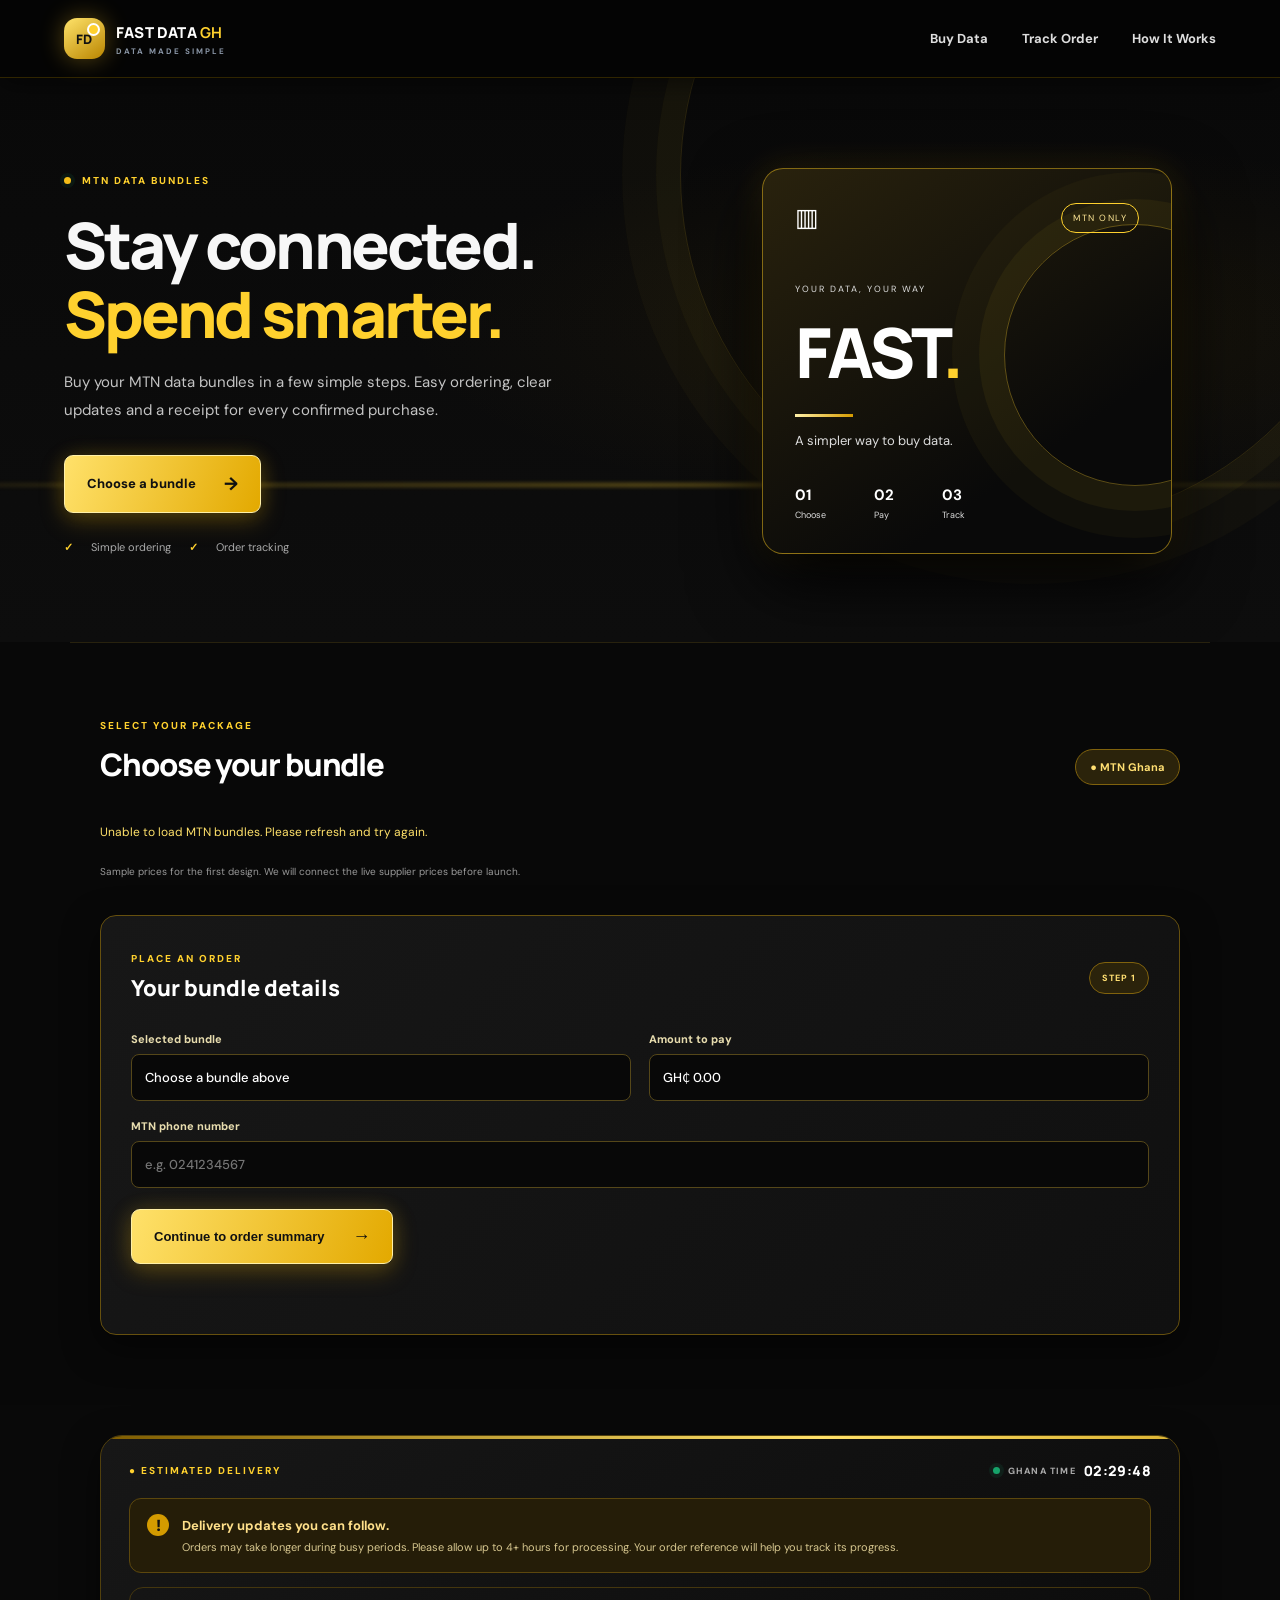
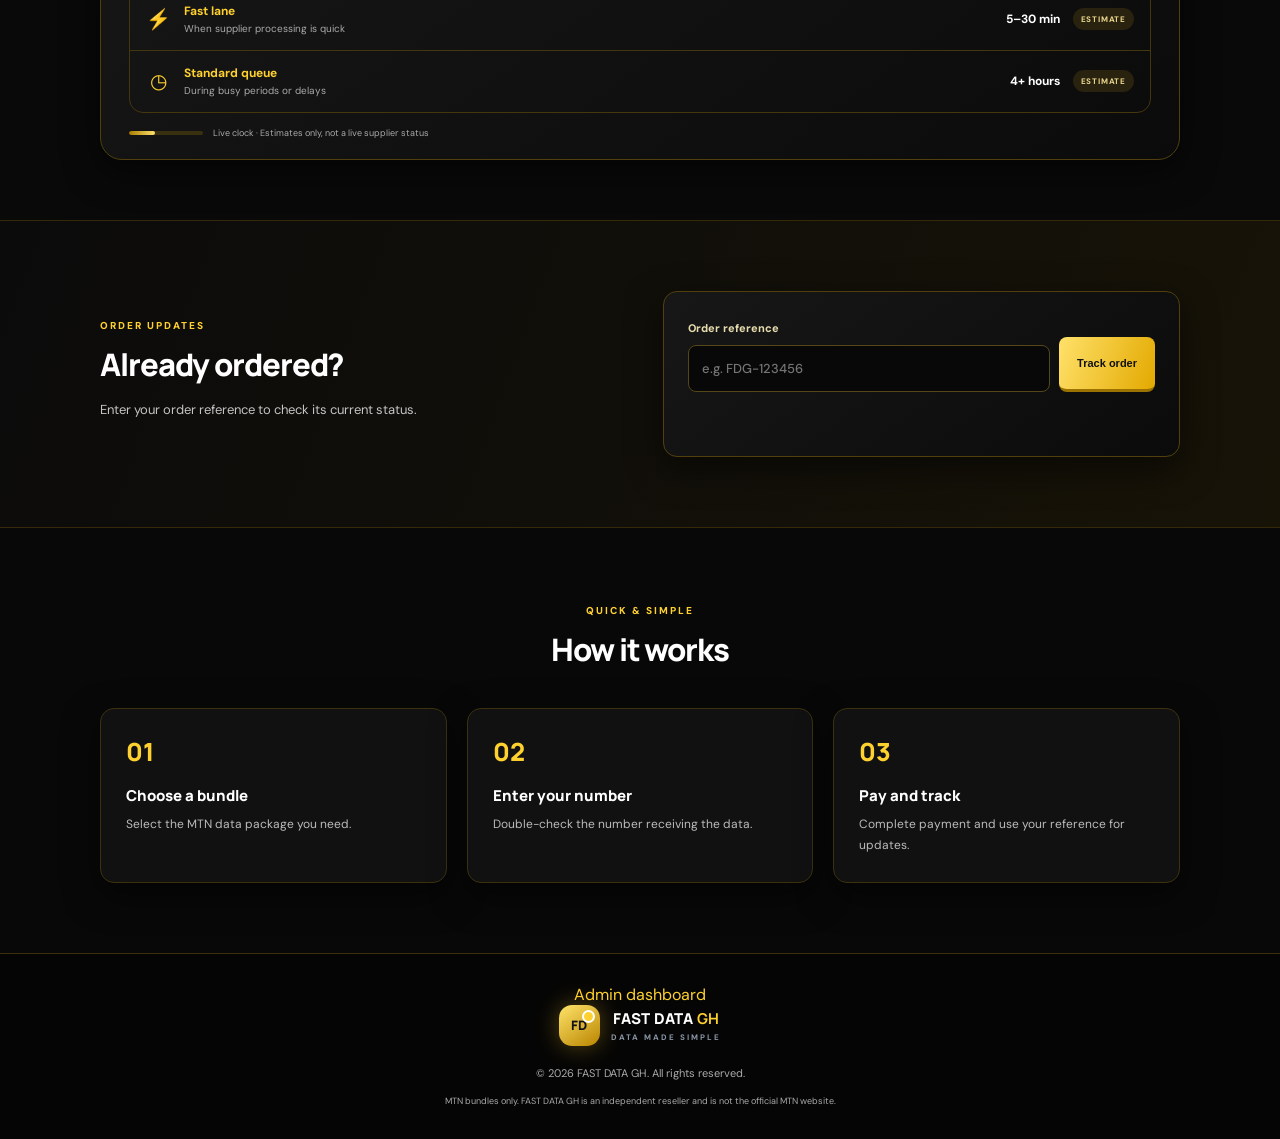
<file: index.html>
<!DOCTYPE html>
<html lang="en">
<head>
  <meta charset="UTF-8">
  <meta name="viewport" content="width=device-width, initial-scale=1.0">
  <meta name="theme-color" content="#080808">
  <title>FAST DATA GH | MTN Data Bundles</title>
  <link rel="stylesheet" href="style.css">
  <script src="script.js" defer></script>
</head>
<body>
  <header class="site-header">
    <a class="brand" href="#" aria-label="Fast Data GH home">
      <span class="brand-mark">FD</span>
      <span>FAST DATA <b>GH</b><small>DATA MADE SIMPLE</small></span>
    </a>
    <button class="menu-toggle" id="menuToggle" aria-label="Toggle navigation">☰</button>
    <nav id="mainNav">
      <a href="#bundles">Buy Data</a>
      <a href="#track">Track Order</a>
      <a href="#how">How It Works</a>
    </nav>
  </header>

  <main>
    <section class="hero">
      <div class="hero-copy">
        <span class="eyebrow"><span class="live-dot"></span> MTN DATA BUNDLES</span>
        <h1>Stay connected.<br><span>Spend smarter.</span></h1>
        <p>Buy your MTN data bundles in a few simple steps. Easy ordering, clear updates and a receipt for every confirmed purchase.</p>
        <a class="primary-btn" href="#bundles">Choose a bundle <span>→</span></a>
        <div class="hero-note"><span>✓</span> Simple ordering <span>✓</span> Order tracking</div>
      </div>
      <div class="hero-card">
        <div class="card-top"><span class="signal-icon">▥</span><span class="pill">MTN ONLY</span></div>
        <p class="card-label">YOUR DATA, YOUR WAY</p>
        <div class="big-number">FAST<span>.</span></div>
        <div class="blue-rule"></div>
        <p class="card-caption">A simpler way to buy data.</p>
        <div class="mini-stats"><div><b>01</b><small>Choose</small></div><div><b>02</b><small>Pay</small></div><div><b>03</b><small>Track</small></div></div>
      </div>
    </section>

    <section class="section bundles-section" id="bundles">
      <div class="section-heading">
        <div><span class="eyebrow">SELECT YOUR PACKAGE</span><h2>Choose your bundle</h2></div>
        <span class="network-tag">● MTN Ghana</span>
      </div>
      <div class="bundle-grid" id="bundleGrid">
        <button class="bundle" data-name="1GB" data-price="5.80"><span class="bundle-size">1GB</span><span class="bundle-price">GH₵ 5.80</span><span class="bundle-action">Select bundle →</span></button>
        <button class="bundle" data-name="2GB" data-price="11.50"><span class="bundle-size">2GB</span><span class="bundle-price">GH₵ 11.50</span><span class="bundle-action">Select bundle →</span></button>
        <button class="bundle" data-name="5GB" data-price="28.00"><span class="bundle-size">5GB</span><span class="bundle-price">GH₵ 28.00</span><span class="bundle-action">Select bundle →</span></button>
      </div>
      <p class="price-note">Sample prices for the first design. We will connect the live supplier prices before launch.</p>

      <div class="order-panel" id="orderPanel">
        <div class="order-panel-heading"><div><span class="eyebrow">PLACE AN ORDER</span><h3>Your bundle details</h3></div><span class="step-badge">STEP 1</span></div>
        <form id="orderForm">
          <div class="form-grid">
            <label>Selected bundle<input id="selectedBundle" value="Choose a bundle above" readonly></label>
            <label>Amount to pay<input id="selectedPrice" value="GH₵ 0.00" readonly></label>
            <label class="full">MTN phone number<input id="phone" type="tel" inputmode="numeric" placeholder="e.g. 0241234567" maxlength="10" required></label>
          </div>
          <button class="primary-btn form-submit" type="submit">Continue to order summary <span>→</span></button>
          <p class="form-message" id="formMessage" role="status"></p>
        </form>
      </div>
    </section>

    <section class="delivery-section" id="delivery">
      <div class="delivery-card">
        <div class="delivery-heading"><span class="eyebrow">● ESTIMATED DELIVERY</span><div class="ghana-clock"><span class="clock-dot"></span><span>GHANA TIME</span><strong id="ghanaTime">--:--:--</strong></div></div>
        <div class="delivery-alert"><span class="alert-icon">!</span><div><strong>Delivery updates you can follow.</strong><p>Orders may take longer during busy periods. Please allow up to 4+ hours for processing. Your order reference will help you track its progress.</p></div></div>
        <div class="delivery-lanes">
          <div class="delivery-lane fast-lane"><span class="lane-icon">⚡</span><div class="lane-copy"><strong>Fast lane</strong><small>When supplier processing is quick</small></div><b>5–30 min</b><span class="lane-status">ESTIMATE</span></div>
          <div class="delivery-lane standard-lane"><span class="lane-icon">◷</span><div class="lane-copy"><strong>Standard queue</strong><small>During busy periods or delays</small></div><b>4+ hours</b><span class="lane-status">ESTIMATE</span></div>
        </div>
        <div class="delivery-foot"><span class="moving-bar"><i></i></span><span>Live clock · Estimates only, not a live supplier status</span></div>
      </div>
    </section>

    <section class="section track-section" id="track">
      <div class="track-copy"><span class="eyebrow">ORDER UPDATES</span><h2>Already ordered?</h2><p>Enter your order reference to check its current status.</p></div>
      <form class="track-form" id="trackForm"><label for="orderId">Order reference</label><div class="track-input-row"><input id="orderId" placeholder="e.g. FDG-123456" required><button type="submit">Track order</button></div><p id="trackResult" class="form-message" role="status"></p></form>
    </section>

    <section class="section how-section" id="how">
      <span class="eyebrow">QUICK & SIMPLE</span><h2>How it works</h2>
      <div class="steps">
        <article><span>01</span><h3>Choose a bundle</h3><p>Select the MTN data package you need.</p></article>
        <article><span>02</span><h3>Enter your number</h3><p>Double-check the number receiving the data.</p></article>
        <article><span>03</span><h3>Pay and track</h3><p>Complete payment and use your reference for updates.</p></article>
      </div>
    </section>
  </main>

  <footer><a href="admin.html" class="admin-link">Admin dashboard</a><a class="brand footer-brand" href="#"><span class="brand-mark">FD</span><span>FAST DATA <b>GH</b><small>DATA MADE SIMPLE</small></span></a><p>© <span id="year"></span> FAST DATA GH. All rights reserved.</p><small>MTN bundles only. FAST DATA GH is an independent reseller and is not the official MTN website.</small></footer>

  <dialog id="summaryDialog">
    <div class="dialog-top"><span class="eyebrow">ORDER SUMMARY</span><button id="closeDialog" aria-label="Close">×</button></div>
    <h2>Check your details</h2>
    <p class="dialog-intro">Review your order before proceeding.</p>
    <div class="summary-line"><span>Bundle</span><b id="summaryBundle">—</b></div>
    <div class="summary-line"><span>Phone number</span><b id="summaryPhone">—</b></div>
    <div class="summary-line total"><span>Amount</span><b id="summaryPrice">—</b></div>
    <p class="demo-warning">Demo stage: this page does not collect payment or submit a live data order yet.</p>
    <button class="primary-btn full-btn" id="confirmDemo">Save demo order reference</button>
    <p id="demoReceipt" class="form-message" role="status"></p>
  </dialog>
</body>
</html>
</file>
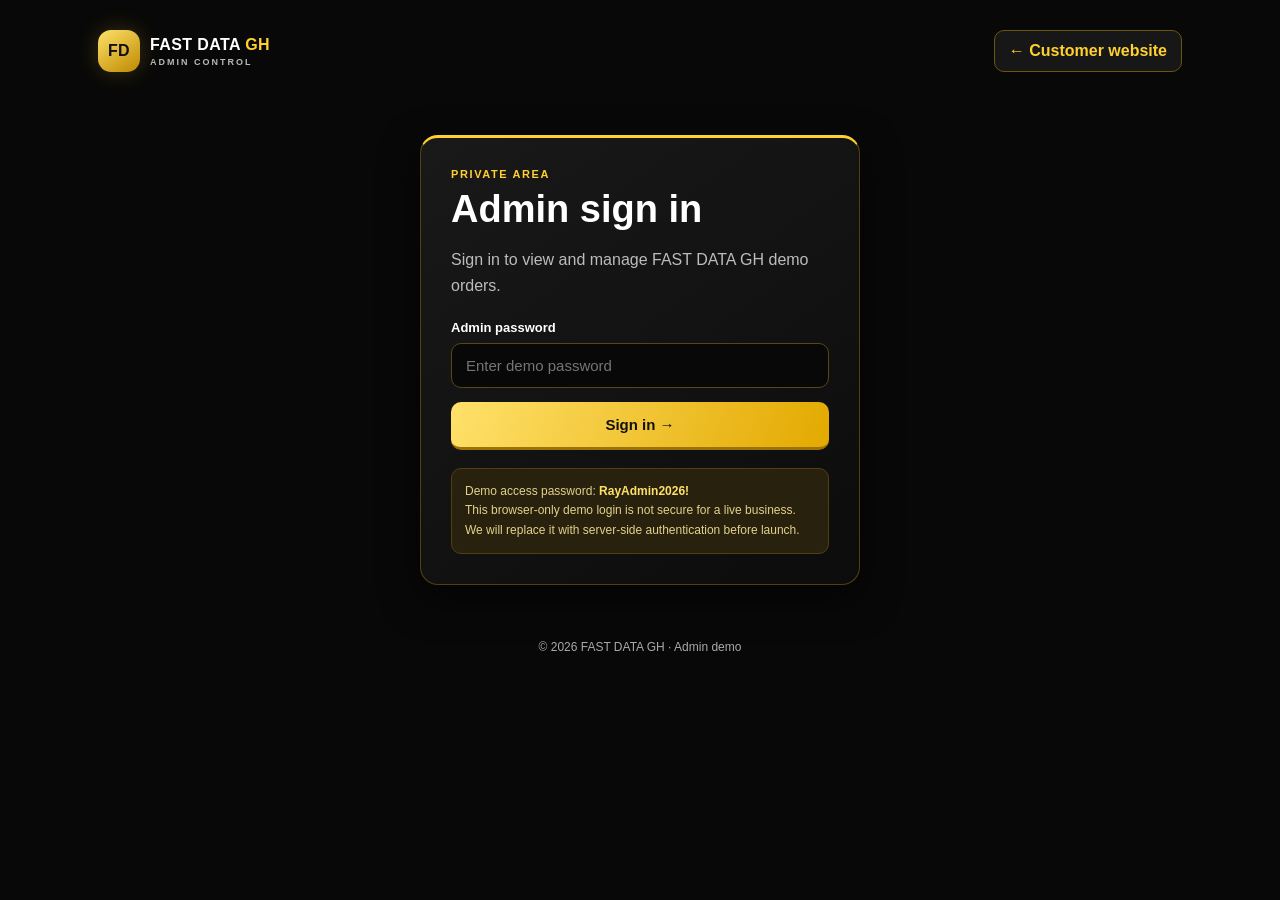
<file: admin.html>
<!DOCTYPE html>
<html lang="en"><head><meta charset="UTF-8"><meta name="viewport" content="width=device-width, initial-scale=1"><meta name="theme-color" content="#080808"><title>FAST DATA GH | Admin</title><link rel="stylesheet" href="admin.css"><script src="admin.js" defer></script></head>
<body><main class="admin-wrap">
<header class="top"><a class="brand" href="index.html"><span class="mark">FD</span><span>FAST DATA <b>GH</b><small>ADMIN CONTROL</small></span></a><a class="back" href="index.html">← Customer website</a></header>
<section class="login-card" id="loginCard"><div class="eyebrow">PRIVATE AREA</div><h1>Admin sign in</h1><p>Sign in to view and manage FAST DATA GH demo orders.</p><form id="loginForm"><label for="adminPassword">Admin password</label><input id="adminPassword" type="password" placeholder="Enter demo password" required><button class="btn" type="submit">Sign in →</button><p id="loginMessage" class="message" role="status"></p></form><small class="notice">Demo access password: <b>RayAdmin2026!</b><br>This browser-only demo login is not secure for a live business. We will replace it with server-side authentication before launch.</small></section>
<section id="dashboard" hidden>
<div class="welcome"><div><div class="eyebrow">CONTROL CENTRE</div><h1>Dashboard overview</h1><p>Manage orders and monitor your demo store.</p></div><button id="logout" class="outline">Log out</button></div>
<div class="stats"><article><span>Total orders</span><strong id="totalOrders">0</strong><small>Saved on this device</small></article><article><span>Successful</span><strong id="successOrders">0</strong><small>Marked delivered</small></article><article><span>Pending</span><strong id="pendingOrders">0</strong><small>Awaiting processing</small></article><article><span>Demo sales value</span><strong id="salesValue">GH₵ 0.00</strong><small>All saved demo orders</small></article></div>
<div class="panel"><div class="panel-head"><div><div class="eyebrow">ORDER MANAGEMENT</div><h2>Customer orders</h2></div><button id="refresh" class="outline">↻ Refresh</button></div><div class="filters"><input id="search" placeholder="Search reference or phone number" aria-label="Search orders"><select id="statusFilter" aria-label="Filter by status"><option value="all">All statuses</option><option>Awaiting payment setup</option><option>Processing</option><option>Delivered</option><option>Failed</option></select></div><div class="table-wrap"><table><thead><tr><th>Reference</th><th>Bundle</th><th>Phone</th><th>Amount</th><th>Status</th><th>Update status</th></tr></thead><tbody id="ordersBody"><tr><td colspan="6" class="empty">No demo orders yet.</td></tr></tbody></table></div><p class="footnote">Orders currently use this browser's local demo storage. They are not shared between customers' devices and do not represent verified payments or real data delivery.</p></div>
<div class="panel lower"><div><div class="eyebrow">STORE SETTINGS</div><h2>Bundle catalogue</h2><p>Planned catalogue: MTN bundles from 1GB to 15GB. Prices will be entered after we confirm the supplier's live API rates.</p></div><span class="tag">15 bundle sizes planned</span></div>
</section><footer>© <span id="year"></span> FAST DATA GH · Admin demo</footer></main></body></html>
</file>
<file: style.css>
@import url('https://fonts.googleapis.com/css2?family=DM+Sans:wght@400;500;600;700;800&family=Manrope:wght@500;600;700;800&display=swap');
:root{--blue:#0755c9;--blue2:#1478f5;--ink:#101b2d;--muted:#68788f;--line:#e7edf5;--pale:#f3f7fd;--green:#16a36a}
*{box-sizing:border-box}html{scroll-behavior:smooth}body{
  background: #080808;
  color: #f5f5f5;margin:0;font-family:'DM Sans',Arial,sans-serif;color:var(--ink);background:#fff}a{color:inherit;text-decoration:none}
.site-header{height:78px;padding:0 max(5%,calc((100% - 1200px)/2));display:flex;align-items:center;justify-content:space-between;border-bottom:1px solid #edf1f6;background:#fff;position:sticky;top:0;z-index:10}
.brand{display:flex;align-items:center;gap:11px;font:800 15px Manrope,sans-serif;letter-spacing:.2px}.brand b{color:var(--blue)}.brand small{display:block;font:700 8px 'DM Sans',sans-serif;letter-spacing:2px;color:#8b97a8;margin-top:3px}
.brand-mark{width:41px;height:41px;border-radius:13px;background:linear-gradient(145deg,#1478f5,#0644a8);color:white;display:grid;place-items:center;font:800 13px Manrope;box-shadow:0 7px 17px #0755c933}
.site-header nav{display:flex;gap:34px;color:#536176;font-size:13px;font-weight:700}.site-header nav a{transition:.2s}.site-header nav a:hover{color:var(--blue)}.menu-toggle{display:none;border:0;background:none;font-size:24px;color:var(--ink)}
.hero{max-width:1200px;margin:auto;padding:88px 30px 92px;display:grid;grid-template-columns:1.08fr .92fr;align-items:center;gap:70px;background:radial-gradient(ellipse at 82% 45%,#edf4ff 0,transparent 43%)}
.eyebrow{font-size:10px;font-weight:800;letter-spacing:2px;color:var(--blue)}.live-dot{display:inline-block;width:7px;height:7px;border-radius:50%;background:var(--green);margin-right:7px;box-shadow:0 0 0 4px #16a36a17}
.hero h1{font:800 clamp(44px,5vw,67px)/1.08 Manrope,sans-serif;letter-spacing:-2.8px;margin:21px 0}.hero h1 span{color:var(--blue)}
.hero-copy>p{max-width:510px;color:var(--muted);font-size:15px;line-height:1.85;margin-bottom:30px}
.primary-btn{border:0;background:linear-gradient(110deg,var(--blue),var(--blue2));color:white;border-radius:9px;padding:16px 22px;font-weight:800;font-size:13px;display:inline-flex;align-items:center;gap:28px;cursor:pointer;box-shadow:0 9px 20px #0755c92c;transition:transform .2s,box-shadow .2s}.primary-btn:hover{transform:translateY(-2px);box-shadow:0 13px 25px #0755c933}.primary-btn span{font-size:18px}
.hero-note{display:flex;gap:18px;margin-top:27px;color:#7b8798;font-size:11px}.hero-note span{color:var(--green);font-weight:900}
.hero-card{max-width:410px;width:100%;justify-self:center;background:linear-gradient(145deg,#0b67df 0%,#06419b 75%);border-radius:21px;padding:32px;color:white;min-height:350px;box-shadow:0 26px 55px #0755c936;position:relative;overflow:hidden}
.hero-card:before{content:'';position:absolute;width:260px;height:260px;border:1px solid #ffffff20;border-radius:50%;right:-95px;top:55px;box-shadow:0 0 0 25px #ffffff08,0 0 0 52px #ffffff06}
.card-top{display:flex;justify-content:space-between;align-items:center}.signal-icon{font-size:25px}.pill{font-size:9px;letter-spacing:1.5px;border:1px solid #ffffff66;border-radius:30px;padding:8px 11px}
.card-label{font-size:9px;letter-spacing:2px;margin-top:49px;color:#c8dcff}.big-number{font:800 69px Manrope;letter-spacing:-4px}.big-number span{color:#83c0ff}.blue-rule{height:3px;width:58px;background:#9bceff;margin:15px 0}.card-caption{font-size:13px;color:#d8e7ff}.mini-stats{display:flex;gap:48px;margin-top:36px}.mini-stats b,.mini-stats small{display:block}.mini-stats b{font-size:15px}.mini-stats small{font-size:9px;color:#c8dcff;margin-top:4px}
.section{max-width:1140px;margin:auto;padding:70px 30px}.bundles-section{border-top:1px solid #f0f2f6}.section-heading{display:flex;align-items:end;justify-content:space-between;margin-bottom:27px}.section h2{font:800 31px Manrope;letter-spacing:-1.1px;margin:9px 0 0}.network-tag{font-size:11px;font-weight:700;color:#64748b;background:#f1f5fa;border-radius:30px;padding:10px 14px}
.bundle-grid{display:grid;grid-template-columns:repeat(3,1fr);gap:17px}.bundle{background:#fff;border:1px solid var(--line);border-radius:14px;text-align:left;padding:24px;cursor:pointer;transition:.22s;box-shadow:0 4px 14px #10213a05}.bundle:hover,.bundle.selected{border-color:var(--blue);box-shadow:0 12px 27px #0755c916;transform:translateY(-3px)}.bundle-size{display:block;font:800 27px Manrope}.bundle-price{display:block;font-weight:800;color:var(--blue);font-size:17px;margin:11px 0 19px}.bundle-action{font-size:11px;font-weight:800;color:#68778c}.price-note{font-size:10px;color:#8b97a8;margin:13px 0 37px}
.order-panel{background:linear-gradient(135deg,#171717,#eef4fc);border:1px solid #e2ebf8;border-radius:16px;padding:30px;box-shadow:0 9px 25px #10213a08}.order-panel-heading{display:flex;justify-content:space-between;align-items:center;margin-bottom:23px}.order-panel h3{font:800 22px Manrope;margin:6px 0}.step-badge{font-size:9px;letter-spacing:1px;font-weight:800;color:var(--blue);background:#e1edff;padding:9px 12px;border-radius:30px}
.form-grid{display:grid;grid-template-columns:1fr 1fr;gap:18px}.form-grid label,.track-form label{font-size:11px;font-weight:800;color:#4d5d73}.form-grid input,.track-form input{display:block;width:100%;margin-top:8px;border:1px solid #dce4ef;border-radius:8px;padding:14px 13px;font:500 13px 'DM Sans';outline:none;background:white;color:var(--ink)}input:focus{border-color:var(--blue);box-shadow:0 0 0 3px #0755c914}.full{grid-column:1/-1}.form-submit{margin-top:21px}.form-message{font-size:12px;color:var(--blue);min-height:16px}
.track-section{display:grid;grid-template-columns:1fr 1fr;gap:45px;align-items:center;background:#f6f9fd;max-width:none;padding-left:max(30px,calc((100% - 1080px)/2));padding-right:max(30px,calc((100% - 1080px)/2))}.track-copy p{font-size:13px;color:var(--muted);line-height:1.8}.track-form{background:white;border:1px solid var(--line);padding:24px;border-radius:14px;box-shadow:0 8px 24px #10213a08}.track-input-row{display:flex;gap:9px}.track-input-row input{flex:1;min-width:0}.track-input-row button{border:0;border-radius:8px;padding:0 18px;background:var(--blue);color:white;font-weight:800;font-size:11px;cursor:pointer}
.how-section{text-align:center}.steps{display:grid;grid-template-columns:repeat(3,1fr);gap:20px;text-align:left;margin-top:38px}.steps article{border:1px solid var(--line);border-radius:14px;padding:25px;background:#fff;transition:.2s}.steps article:hover{box-shadow:0 12px 28px #10213a0d;transform:translateY(-3px)}.steps article>span{font:800 25px Manrope;color:#a9c9f5}.steps h3{font:800 15px Manrope;margin:16px 0 8px}.steps p{font-size:12px;color:var(--muted);line-height:1.8;margin:0}
footer{border-top:1px solid var(--line);padding:30px 6%;text-align:center}footer .brand{justify-content:center}footer p{font-size:11px;color:#68778c;margin:20px 0 8px}footer>small{font-size:9px;color:#9aa4b2}
dialog{border:0;border-radius:17px;padding:29px;width:min(440px,calc(100% - 30px));box-shadow:0 20px 70px #071b3d44}dialog::backdrop{background:#08172b88}.dialog-top{display:flex;justify-content:space-between;align-items:center}.dialog-top button{border:0;background:none;font-size:25px;cursor:pointer}.dialog-intro{font-size:12px;color:var(--muted)}.summary-line{display:flex;justify-content:space-between;padding:14px 0;border-bottom:1px solid var(--line);font-size:12px}.summary-line span{color:var(--muted)}.summary-line.total{font-size:15px}.demo-warning{background:#fff7e5;color:#805b13;padding:12px;border-radius:8px;font-size:11px;line-height:1.7}.full-btn{width:100%;justify-content:center}
@media(max-width:700px){.site-header{height:70px;padding:0 20px}.menu-toggle{display:block}.site-header nav{display:none;position:absolute;top:69px;left:0;right:0;background:white;padding:18px 22px;box-shadow:0 12px 18px #10213a12;flex-direction:column;gap:18px}.site-header nav.open{display:flex}.hero{padding:56px 22px 62px;grid-template-columns:1fr;gap:39px}.hero h1{font-size:47px}.hero-card{max-width:100%;min-height:300px}.section{padding:52px 20px}.section-heading{align-items:start;gap:12px;flex-direction:column}.bundle-grid{grid-template-columns:1fr}.bundle{padding:19px}.bundle-size{font-size:23px}.form-grid{grid-template-columns:1fr}.full{grid-column:auto}.track-section{grid-template-columns:1fr;padding:49px 20px;gap:21px}.steps{grid-template-columns:1fr}.hero-note{gap:10px;font-size:10px}.order-panel{padding:21px}.track-input-row{flex-direction:column}.track-input-row button{padding:14px}}


/* Motion upgrade: subtle entrance, floating hero card, button feedback and reveal-on-scroll */
@keyframes fdgFadeUp { from { opacity: 0; transform: translateY(24px); } to { opacity: 1; transform: translateY(0); } }
@keyframes fdgFloat { 0%,100% { transform: translateY(0) rotate(0deg); } 50% { transform: translateY(-10px) rotate(.4deg); } }
@keyframes fdgPulse { 0%,100% { box-shadow: 0 0 0 0 #16a36a33; } 50% { box-shadow: 0 0 0 7px #16a36a00; } }
@keyframes fdgShine { 0% { background-position: 150% 0; } 100% { background-position: -150% 0; } }
.hero-copy { animation: fdgFadeUp .75s ease both; }
.hero-card { animation: fdgFadeUp .8s .12s ease both, fdgFloat 5s 1s ease-in-out infinite; }
.live-dot { animation: fdgPulse 2s ease-in-out infinite; }
.bundle, .order-panel, .track-form, .steps article { animation: fdgFadeUp .65s ease both; }
.bundle:nth-child(2) { animation-delay: .08s; }
.bundle:nth-child(3) { animation-delay: .16s; }
.primary-btn, .track-input-row button { transition: transform .2s ease, box-shadow .2s ease, background .2s ease; }
.primary-btn:active, .track-input-row button:active { transform: scale(.97); }
.bundle { position:relative; overflow:hidden; }
.bundle:after { content:''; position:absolute; inset:0; pointer-events:none; background:linear-gradient(110deg,transparent 35%,#ffffffaa 50%,transparent 65%); background-size:220% 100%; opacity:0; transition:opacity .2s; }
.bundle:hover:after { opacity:1; animation:fdgShine .8s ease; }
.reveal-on-scroll { opacity:0; transform:translateY(22px); transition:opacity .7s ease, transform .7s ease; }
.reveal-on-scroll.is-visible { opacity:1; transform:translateY(0); }
@media (prefers-reduced-motion: reduce) {
  *, *::before, *::after { scroll-behavior:auto !important; animation-duration:.01ms !important; animation-iteration-count:1 !important; transition-duration:.01ms !important; }
  .reveal-on-scroll { opacity:1; transform:none; }
}


/* Delivery estimate panel inspired by the supplied reference. */
.delivery-section{padding:30px 22px 60px;background:linear-gradient(180deg,#fff,#f7faff)}
.delivery-card{max-width:1080px;margin:auto;padding:25px 28px 20px;border:1px solid #e5ebf3;border-radius:22px;background:#fff;box-shadow:0 18px 45px #0c2d5b0a;position:relative;overflow:hidden}
.delivery-card:before{content:"";position:absolute;left:0;top:0;height:3px;width:100%;background:linear-gradient(90deg,#0755c9,#28a4ff,#16a36a,#0755c9);background-size:200% 100%;animation:deliveryGradient 6s linear infinite}
.delivery-heading{display:flex;justify-content:space-between;align-items:center;margin-bottom:18px}.delivery-heading>.eyebrow{color:#7b8798}.ghana-clock{display:flex;align-items:center;gap:8px;color:#8793a4;font-size:9px;font-weight:800;letter-spacing:1.2px}.ghana-clock strong{font:800 14px Manrope;color:#101b2d;letter-spacing:.4px;font-variant-numeric:tabular-nums}.clock-dot{width:7px;height:7px;border-radius:50%;background:#16a36a;box-shadow:0 0 0 4px #16a36a1c;animation:fdgPulse 1.8s infinite}
.delivery-alert{display:flex;gap:13px;align-items:flex-start;padding:15px 17px;border-radius:12px;background:#fff5f5;border:1px solid #ffe1e1;color:#b93845;margin-bottom:14px;animation:alertBreath 3.5s ease-in-out infinite}.alert-icon{width:22px;height:22px;flex:0 0 22px;border-radius:50%;display:grid;place-items:center;background:#e64a56;color:#fff;font-weight:900}.delivery-alert strong{font-size:13px}.delivery-alert p{margin:4px 0 0;font-size:11px;line-height:1.6;color:#a64b55}
.delivery-lanes{border:1px solid #e8edf4;border-radius:14px;overflow:hidden}.delivery-lane{min-height:62px;padding:12px 16px;display:flex;align-items:center;gap:13px;position:relative;transition:background .25s}.delivery-lane+.delivery-lane{border-top:1px solid #edf1f6}.delivery-lane:hover{background:#f8fbff}.lane-icon{font-size:20px;width:25px;text-align:center}.fast-lane .lane-icon,.fast-lane .lane-copy strong{color:#16a36a}.standard-lane .lane-icon,.standard-lane .lane-copy strong{color:#2870c7}.lane-copy{display:flex;flex-direction:column;gap:3px;min-width:0}.lane-copy strong{font-size:12px}.lane-copy small{font-size:10px;color:#8995a5}.delivery-lane>b{margin-left:auto;font-size:12px;color:#34445a;white-space:nowrap}.lane-status{font-size:8px;font-weight:800;letter-spacing:.8px;padding:6px 8px;border-radius:20px;background:#f0f4f9;color:#7b8798}.delivery-foot{display:flex;align-items:center;gap:10px;margin-top:14px;color:#8a96a6;font-size:9px}.moving-bar{height:4px;width:74px;overflow:hidden;border-radius:9px;background:#e8eef7}.moving-bar i{display:block;width:35%;height:100%;border-radius:9px;background:linear-gradient(90deg,#0755c9,#54a8ff);animation:loadingSweep 1.8s ease-in-out infinite}
@keyframes deliveryGradient{to{background-position:200% 0}}@keyframes loadingSweep{0%{transform:translateX(-110%)}100%{transform:translateX(310%)}}@keyframes alertBreath{0%,100%{box-shadow:0 0 0 0 #e64a5610}50%{box-shadow:0 0 0 5px #e64a5608}}
@media(max-width:700px){.delivery-section{padding:18px 16px 40px}.delivery-card{padding:20px 15px 16px;border-radius:17px}.delivery-heading{align-items:flex-start;gap:12px;flex-direction:column}.ghana-clock{align-self:flex-end}.delivery-lane{padding:12px 10px;gap:8px}.lane-copy small{font-size:9px}.lane-status{display:none}.delivery-lane>b{font-size:11px}.delivery-alert{padding:13px}.delivery-foot{font-size:8px}}



/* FAST DATA GH — blue and golden-yellow accent theme */
:root{--yellow:#ffc928;--yellow-dark:#e4a900}
.brand b{color:var(--blue)}
.brand-mark{position:relative}
.brand-mark:after{content:"";position:absolute;width:9px;height:9px;border-radius:50%;background:var(--yellow);right:5px;top:5px;border:2px solid white}
.eyebrow{color:var(--blue)}
.hero h1 span{color:var(--blue)}
.primary-btn{background:linear-gradient(110deg,var(--blue),var(--blue2));border:1px solid var(--yellow);box-shadow:0 9px 20px #0755c92c,0 3px 0 var(--yellow-dark)}
.primary-btn:hover{box-shadow:0 13px 25px #0755c933,0 3px 0 var(--yellow-dark)}
.pill{border-color:#ffdc70;color:#fff3c4}
.blue-rule{background:var(--yellow)}
.big-number span{color:#ffdc70}
.bundle:hover,.bundle.selected{border-color:var(--yellow);box-shadow:0 12px 27px #e4a90025}
.bundle-price{color:var(--blue)}
.step-badge{background:#fff5cf;color:#8a6500}
.order-panel{background:linear-gradient(135deg,#f7faff,#fff9e8);border-color:#f2df9e}
.form-submit{border-color:var(--yellow)}
.track-section{background:linear-gradient(110deg,#f5f9ff,#fff9e7)}
.track-input-row button{background:var(--blue);border-bottom:3px solid var(--yellow)}
.steps article>span{color:#d9a900}
.network-tag{background:#fff5cf;color:#795900}
.live-dot{background:var(--green)}
@media(prefers-reduced-motion:no-preference){.brand-mark:after{animation:fdgPulse 2s ease-in-out infinite}}

/* FAST DATA GH — original black & yellow visual direction with richer motion */
:root{--blue:#f5bd18;--blue2:#ffe16a;--ink:#f7f7f7;--muted:#b8b8b8;--line:#343434;--pale:#111;--green:#f5bd18;--yellow:#ffd12e;--yellow-dark:#b88700}
html{background:#080808}body{background:#080808!important;color:#f7f7f7!important}
.site-header{background:rgba(5,5,5,.92);backdrop-filter:blur(16px);border-bottom:1px solid #302500;box-shadow:0 5px 25px #0008}
.brand{color:#fff}.brand b,.hero h1 span,.bundle-price,.eyebrow{color:var(--yellow)!important}.brand-mark{background:linear-gradient(145deg,#ffe36a,#b98500);color:#111;box-shadow:0 0 24px #ffc92855}
.site-header nav{color:#dedede}.site-header nav a:hover{color:var(--yellow)}.menu-toggle{color:#fff}
.hero{max-width:none;padding:90px max(5%,calc((100% - 1200px)/2)) 88px;background:radial-gradient(ellipse at 78% 44%,#7c5b001c 0,transparent 42%),linear-gradient(180deg,#090909,#0d0d0d);position:relative;isolation:isolate;overflow:hidden}
.hero:before{content:"";position:absolute;z-index:-1;width:58vw;height:58vw;max-width:700px;max-height:700px;border:1px solid #ffd12e22;border-radius:50%;right:-8%;top:-45%;box-shadow:0 0 0 24px #ffd12e08,0 0 0 58px #ffd12e06;animation:fdgOrbit 22s linear infinite}
.hero:after{content:"";position:absolute;z-index:-1;left:-20%;right:-20%;height:2px;top:72%;background:linear-gradient(90deg,transparent,#ffd12eaa,transparent);filter:blur(2px);animation:fdgSweep 7s ease-in-out infinite}
.hero-copy>p,.track-copy p{color:#c4c4c4}.hero-note{color:#aaa}.hero-note span{color:var(--yellow)}
.hero-card{background:linear-gradient(145deg,#29220d,#090909 72%);border:1px solid #e9b91d88;box-shadow:0 25px 70px #000,0 0 34px #ffc92824;animation:fdgFadeUp .8s .12s ease both,fdgFloat 5s 1s ease-in-out infinite}
.hero-card:before{border-color:#ffd12e55;box-shadow:0 0 0 25px #ffd12e0d,0 0 0 52px #ffd12e08;animation:fdgOrbit 18s linear infinite}
.card-label,.card-caption,.mini-stats small{color:#ddd}.pill{border-color:#ffd12e;color:#ffe9a0}.blue-rule{background:linear-gradient(90deg,#fff0a8,#d59b00)}.big-number span{color:var(--yellow)}
.primary-btn{background:linear-gradient(110deg,#ffe16a,#e3a900);color:#111;border:1px solid #fff0a8;box-shadow:0 8px 24px #d49d0040,0 0 22px #ffd12e24}.primary-btn:hover{box-shadow:0 12px 30px #d49d0066,0 0 30px #ffd12e44}
.bundles-section{border-top:1px solid #28220e}.section h2,.order-panel h3,.steps h3{color:#fff}.network-tag,.step-badge{background:#2b230b;color:#ffdf72;border:1px solid #80620d}
.bundle{background:linear-gradient(145deg,#171717,#0b0b0b);border:1px solid #51400d;color:#fff;box-shadow:0 8px 22px #0008;position:relative;overflow:hidden}.bundle:hover,.bundle.selected{border-color:#ffd12e;box-shadow:0 12px 30px #d6a5002b,0 0 18px #ffd12e20;transform:translateY(-6px)}.bundle-action{color:#d8d0b4}.bundle:after{background:linear-gradient(110deg,transparent 35%,#ffe16a55 50%,transparent 65%)}.price-note{color:#999}
.order-panel,.track-form,.steps article,.delivery-card{background:linear-gradient(145deg,#171717,#0b0b0b);border:1px solid #51400d;color:#fff;box-shadow:0 12px 35px #0008}.order-panel{background:linear-gradient(135deg,#171717,#101010);border-color:#66500e}.form-grid label,.track-form label{color:#e7dcae}.form-grid input,.track-form input{background:#080808;border:1px solid #554719;color:#fff}.form-grid input:focus,.track-form input:focus{border-color:var(--yellow);box-shadow:0 0 0 3px #ffd12e20}.form-message{color:#ffe16a}
.track-section{background:linear-gradient(110deg,#0b0b0b,#171307);border-top:1px solid #342908;border-bottom:1px solid #342908}.track-input-row button{background:linear-gradient(110deg,#ffe16a,#e3a900);color:#111;border-bottom:3px solid #9c7200}
.steps article{background:#111;border-color:#3c310e}.steps article>span{color:#ffd12e}.steps p{color:#bbb}.steps article:hover{border-color:#ffd12e;box-shadow:0 12px 28px #d6a50020}
.delivery-section{background:#090909}.delivery-card:before{background:linear-gradient(90deg,#7e5c00,#ffe16a,#b88700,#ffe16a);background-size:200% 100%}.delivery-heading>.eyebrow{color:#ffd12e}.ghana-clock{color:#aaa}.ghana-clock strong{color:#fff}.delivery-alert{background:#251d08;border-color:#5c470d;color:#ffe08a}.delivery-alert p{color:#d7c78f}.alert-icon{background:#d49b00;color:#111}.delivery-lanes{border-color:#44360e}.delivery-lane+.delivery-lane{border-color:#44360e}.delivery-lane:hover{background:#211b0b}.fast-lane .lane-icon,.fast-lane .lane-copy strong,.standard-lane .lane-icon,.standard-lane .lane-copy strong{color:#ffd12e}.lane-copy small,.delivery-foot{color:#aaa}.delivery-lane>b{color:#fff}.lane-status{background:#29220e;color:#e9d58c}.moving-bar{background:#39300f}.moving-bar i{background:linear-gradient(90deg,#a97b00,#ffe16a)}
footer{background:#050505;border-top:1px solid #3c300c;color:#aaa}footer p,footer>small{color:#aaa}.admin-link{color:#ffd12e}.footer-brand{color:#fff}
dialog{background:#111;color:#fff;border:1px solid #69520e}dialog h2{color:#fff}.dialog-intro,.summary-line span{color:#bbb}.summary-line{border-color:#3c310e}.dialog-top button{color:#fff}.demo-warning{background:#2b230b;color:#f2d77b}
@keyframes fdgOrbit{to{transform:rotate(360deg)}}@keyframes fdgSweep{0%,100%{transform:translateX(-12%);opacity:.25}50%{transform:translateX(12%);opacity:1}}
@media(max-width:700px){.site-header nav{background:#090909;border-top:1px solid #3c300c}.hero{padding:55px 22px 62px}.hero:before{width:100vw;height:100vw;right:-35%;top:-10%}.bundle-grid{grid-template-columns:repeat(2,minmax(0,1fr));gap:12px}.bundle{padding:17px 14px}.bundle-size{font-size:22px}.bundle-price{font-size:15px}.bundle-action{font-size:10px}}
@media(prefers-reduced-motion:reduce){.hero:before,.hero:after,.hero-card,.hero-card:before{animation:none!important}}
</file>
<file: admin.css>
:root{--blue:#0755c9;--ink:#14243b;--muted:#66758a;--line:#e5ebf3;--bg:#f4f7fb}*{box-sizing:border-box}body{
  background: #080808;
  color: #f5f5f5;margin:0;background:var(--bg);color:var(--ink);font-family:Inter,Arial,sans-serif}.admin-wrap{max-width:1120px;margin:auto;padding:22px 18px 34px}.top,.welcome,.panel-head{display:flex;align-items:center;justify-content:space-between;gap:16px}.top{padding:8px 0 28px}.brand{display:flex;align-items:center;gap:10px;text-decoration:none;color:var(--ink);font-weight:900;letter-spacing:.4px}.brand small{display:block;color:var(--muted);font-size:9px;letter-spacing:2px;margin-top:3px}.brand b{color:var(--blue)}.mark{display:grid;place-items:center;width:42px;height:42px;border-radius:13px;background:var(--blue);color:white}.back,.outline{color:var(--blue);text-decoration:none;border:1px solid #cbdaf1;background:white;border-radius:10px;padding:11px 14px;font-weight:700}.login-card,.panel,.stats article{background:white;border:1px solid var(--line);border-radius:18px;box-shadow:0 8px 28px #17365d0a}.login-card{max-width:440px;margin:35px auto;padding:30px}.eyebrow{color:var(--blue);font-size:11px;font-weight:900;letter-spacing:1.6px}h1{font-size:clamp(28px,5vw,38px);margin:8px 0}h2{font-size:22px;margin:7px 0}p{color:var(--muted);line-height:1.6}.login-card label{display:block;font-weight:700;font-size:13px;margin:22px 0 8px}input,select{width:100%;min-width:0;padding:13px 14px;border:1px solid #d8e0eb;border-radius:10px;font:inherit;background:white;color:var(--ink);font-size:15px}.btn{width:100%;border:0;border-radius:10px;padding:14px;background:var(--blue);color:white;font-weight:800;font-size:15px;margin-top:14px}.notice,.footnote{display:block;background:#f0f5ff;border-radius:10px;padding:13px;color:#52647d;line-height:1.6;margin-top:18px;font-size:12px}.message{font-size:13px;color:#b42318}.welcome{margin:8px 0 22px}.stats{display:grid;grid-template-columns:repeat(4,1fr);gap:14px;margin-bottom:20px}.stats article{padding:19px}.stats span,.stats small{display:block;color:var(--muted);font-size:13px}.stats strong{display:block;font-size:27px;margin:12px 0 5px}.panel{padding:22px;margin-bottom:18px}.filters{display:grid;grid-template-columns:1fr 210px;gap:10px;margin:18px 0}.table-wrap{overflow-x:auto}table{border-collapse:collapse;width:100%;min-width:720px;text-align:left}th,td{padding:14px 12px;border-bottom:1px solid var(--line);font-size:13px}th{color:var(--muted);font-size:11px;text-transform:uppercase;letter-spacing:.6px}.status{display:inline-block;border-radius:30px;padding:6px 9px;background:#fff5d9;color:#8a5b00;font-size:11px;font-weight:800}.status.Delivered{background:#e7f8ee;color:#167344}.status.Failed{background:#ffeded;color:#b42318}.status.Processing{background:#eaf2ff;color:#0755c9}td select{min-width:150px;padding:8px;font-size:12px}.empty{text-align:center;color:var(--muted);padding:30px}.lower{display:flex;justify-content:space-between;align-items:center;gap:16px}.tag{background:#eaf2ff;color:var(--blue);padding:9px 12px;border-radius:30px;font-weight:800;font-size:12px;white-space:nowrap}footer{text-align:center;color:var(--muted);font-size:12px;padding:20px}@media(max-width:760px){.stats{grid-template-columns:repeat(2,minmax(0,1fr))}.filters{grid-template-columns:1fr}.welcome{align-items:flex-start}.lower{align-items:flex-start;flex-direction:column}.top{align-items:flex-start}.back{font-size:12px;padding:10px}.admin-wrap{padding:15px 12px 25px}}@media(prefers-reduced-motion:no-preference){.panel,.stats article,.login-card{animation:rise .45s ease both}@keyframes rise{from{opacity:0;transform:translateY(9px)}to{opacity:1;transform:translateY(0)}}}


/* Admin dashboard — matching blue and golden-yellow brand accents */
:root{--yellow:#ffc928;--yellow-dark:#e4a900}
.mark{background:linear-gradient(145deg,var(--blue),#1478f5);box-shadow:0 4px 0 var(--yellow-dark)}
.brand b{color:var(--blue)}
.btn{background:linear-gradient(110deg,var(--blue),#1478f5);border-bottom:3px solid var(--yellow-dark)}
.back,.outline{border-color:#f0d77c}
.eyebrow{color:#b18400}
.tag{background:#fff5cf;color:#795900;border:1px solid #f4df8b}
.status{box-shadow:inset 0 0 0 1px #f3d77b}
.login-card,.panel,.stats article{border-top:3px solid #ffdc70}

/* FAST DATA GH admin — matching black and yellow theme */
:root{--blue:#f5bd18;--ink:#f7f7f7;--muted:#b8b8b8;--line:#38300f;--bg:#080808;--yellow:#ffd12e;--yellow-dark:#a77b00}
body{background:#080808;color:#f7f7f7}.brand{color:#fff}.brand b,.eyebrow{color:#ffd12e}.mark{background:linear-gradient(145deg,#ffe16a,#bd8900);color:#111;box-shadow:0 0 22px #ffd12e35}.login-card,.panel,.stats article{background:linear-gradient(145deg,#191919,#0c0c0c);border:1px solid #51400d;border-top:3px solid #ffd12e;box-shadow:0 14px 38px #0009;color:#fff}.login-card p,.stats span,.stats small,p{color:#bcbcbc}.back,.outline{color:#ffd12e;border:1px solid #6c550f;background:#171717}.btn{background:linear-gradient(110deg,#ffe16a,#e3a900);color:#111;border-bottom:3px solid #9c7200;cursor:pointer}.notice,.footnote{background:#28210d;color:#e3d18a;border:1px solid #51400d}.notice b{color:#ffe16a}input,select{background:#080808;color:#fff;border:1px solid #554719}input:focus,select:focus{outline:none;border-color:#ffd12e;box-shadow:0 0 0 3px #ffd12e20}th{color:#d6c78d}td,th{border-color:#38300f}.status{background:#2b230b;color:#f3d77b}.status.Delivered{background:#17301c;color:#8ee0a3}.status.Failed{background:#351719;color:#ff9b9b}.status.Processing{background:#2b230b;color:#ffd12e}.tag{background:#2b230b;color:#ffd12e;border:1px solid #6c550f}.empty{color:#aaa}footer{color:#aaa}
@keyframes adminGlow{0%,100%{box-shadow:0 0 0 0 #ffd12e00}50%{box-shadow:0 0 24px #ffd12e18}}
@media(prefers-reduced-motion:no-preference){.login-card,.panel,.stats article{animation:rise .55s ease both,adminGlow 5s ease-in-out infinite}.btn,.outline,.back{transition:transform .2s,box-shadow .2s}.btn:hover,.outline:hover,.back:hover{transform:translateY(-2px);box-shadow:0 8px 22px #d6a50025}}
</file>
